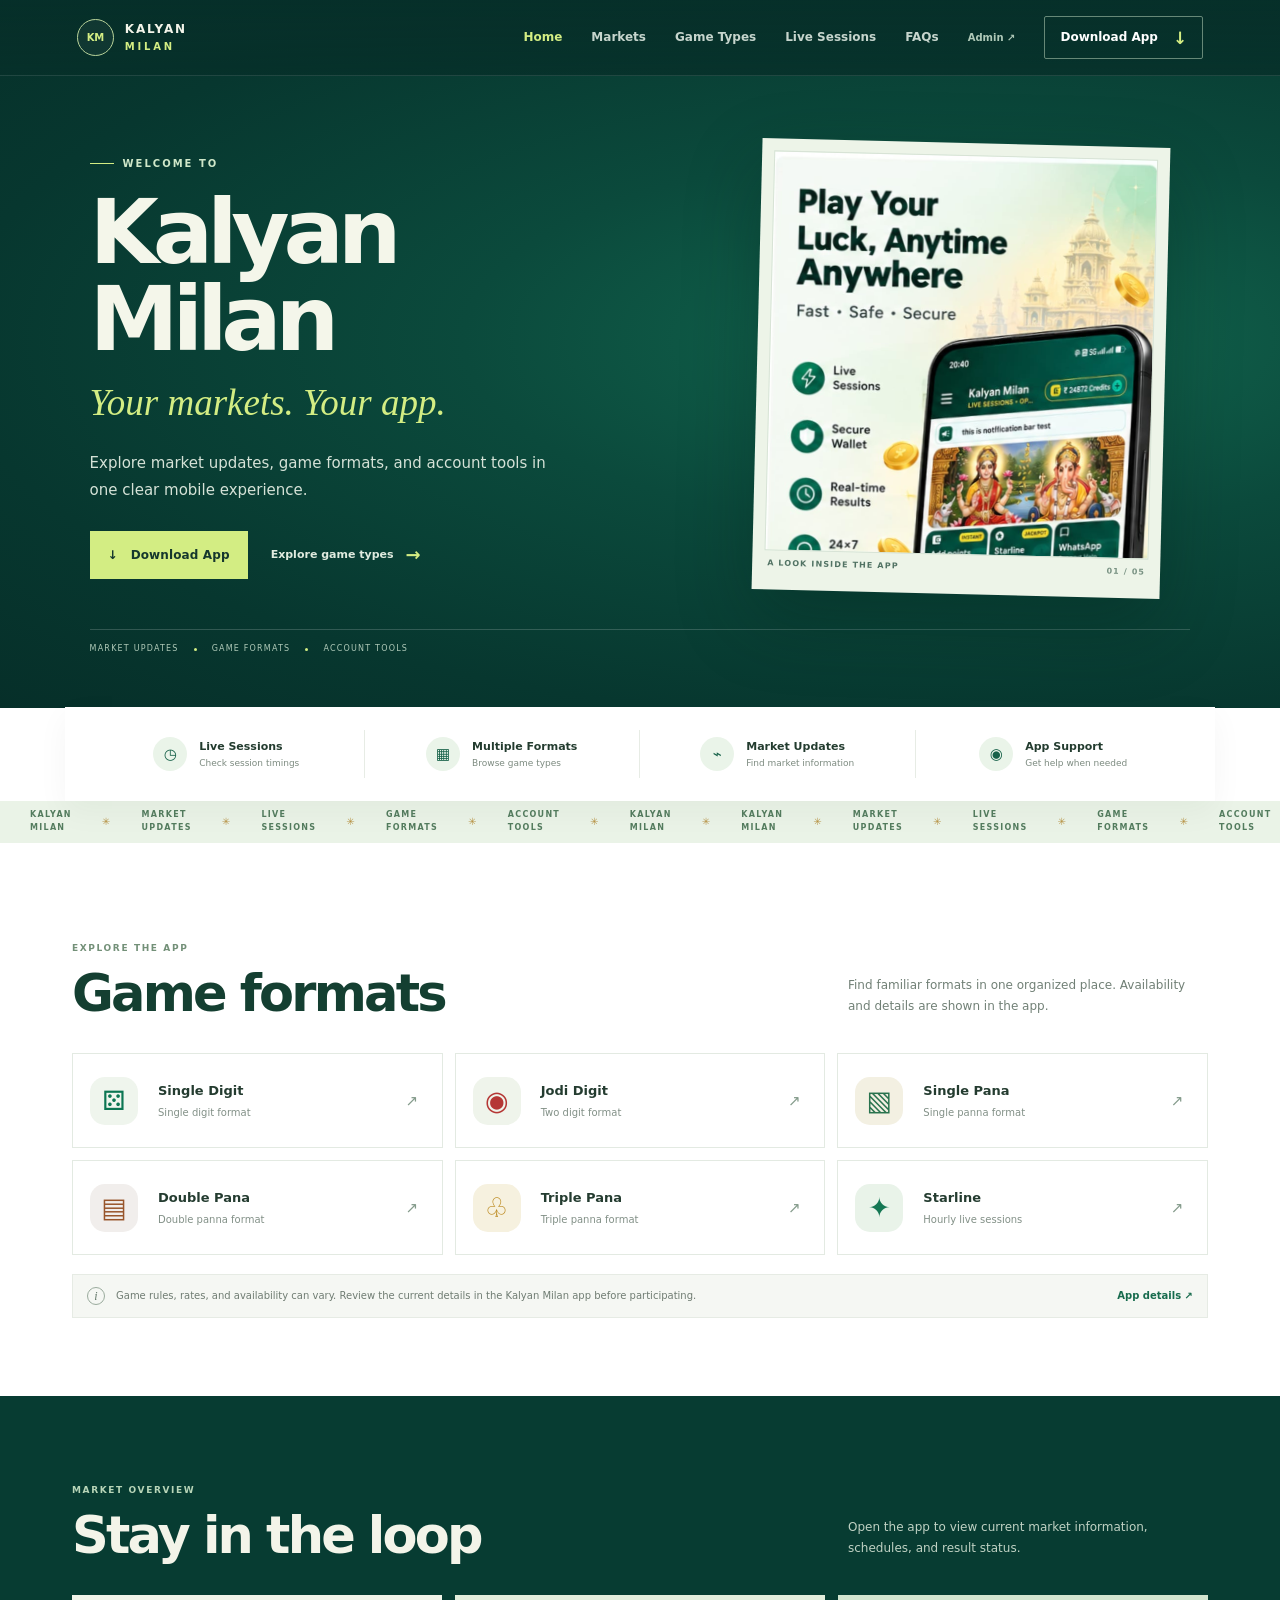
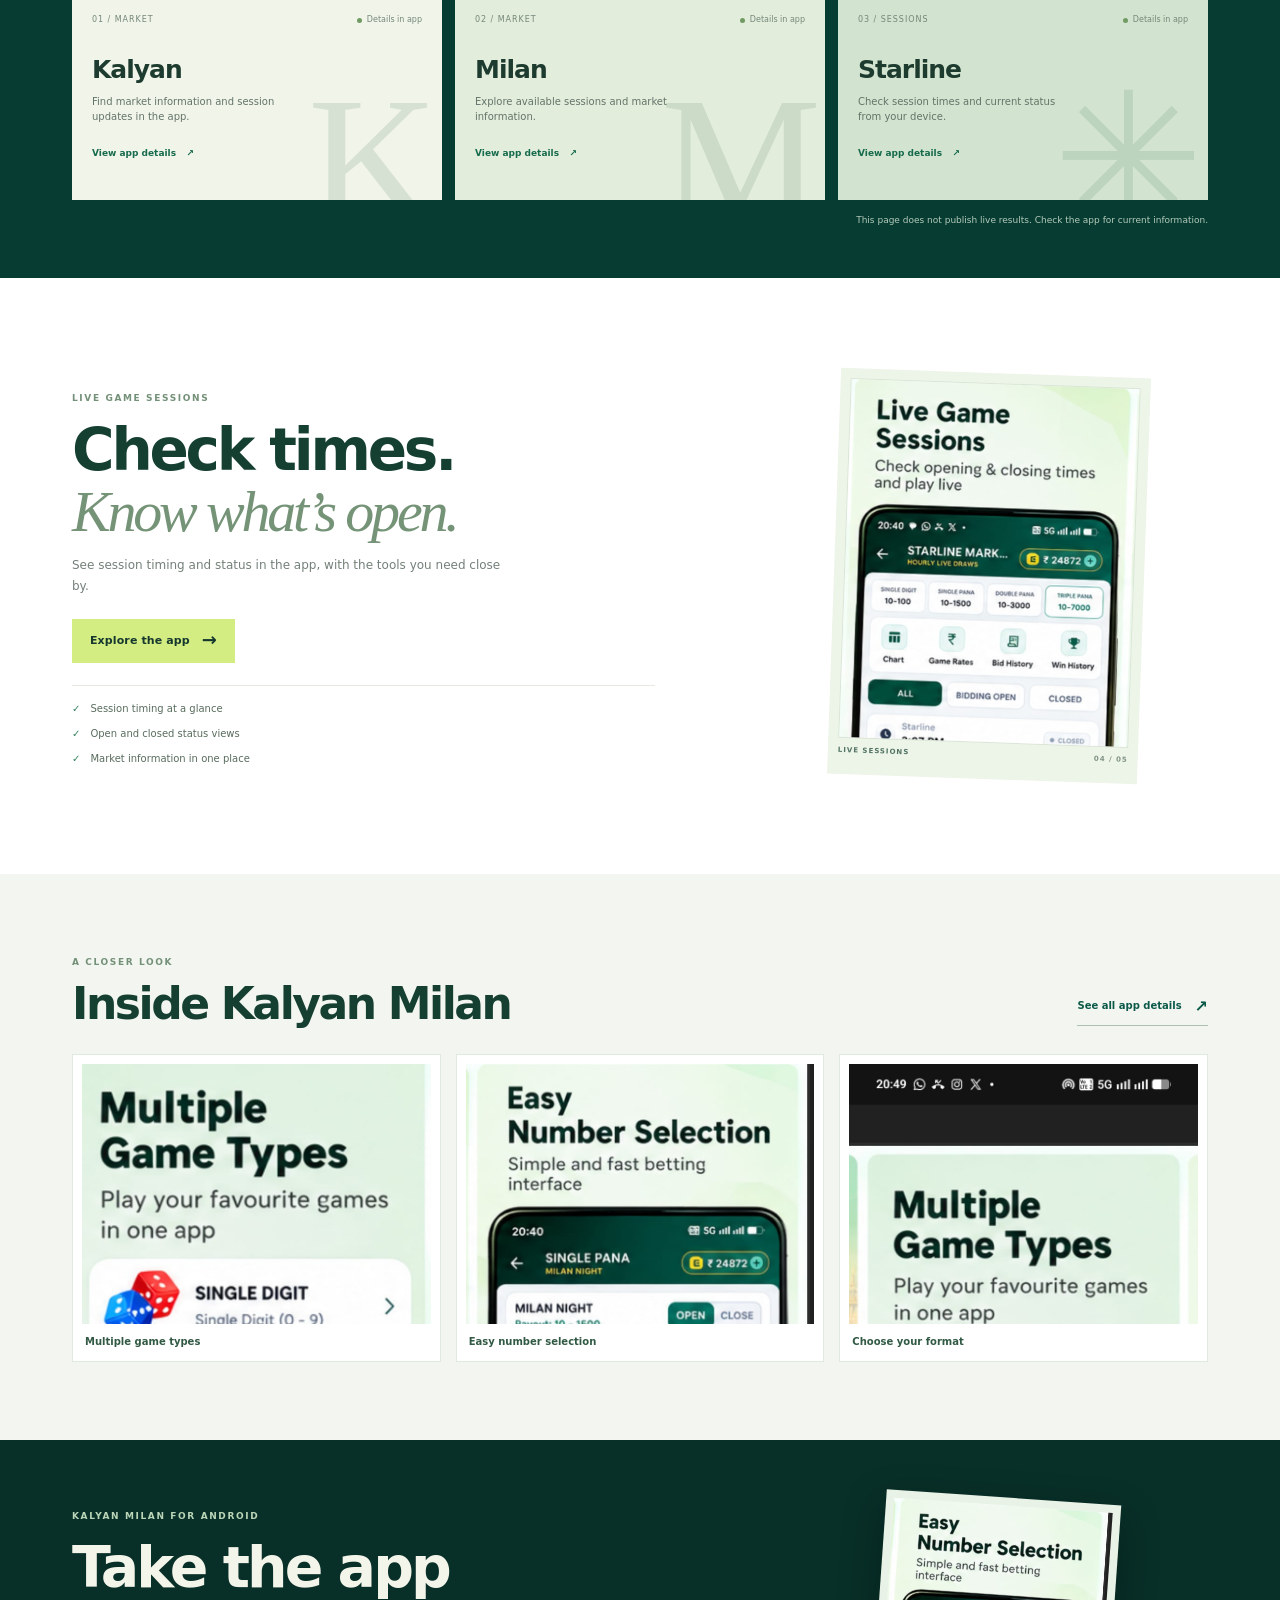
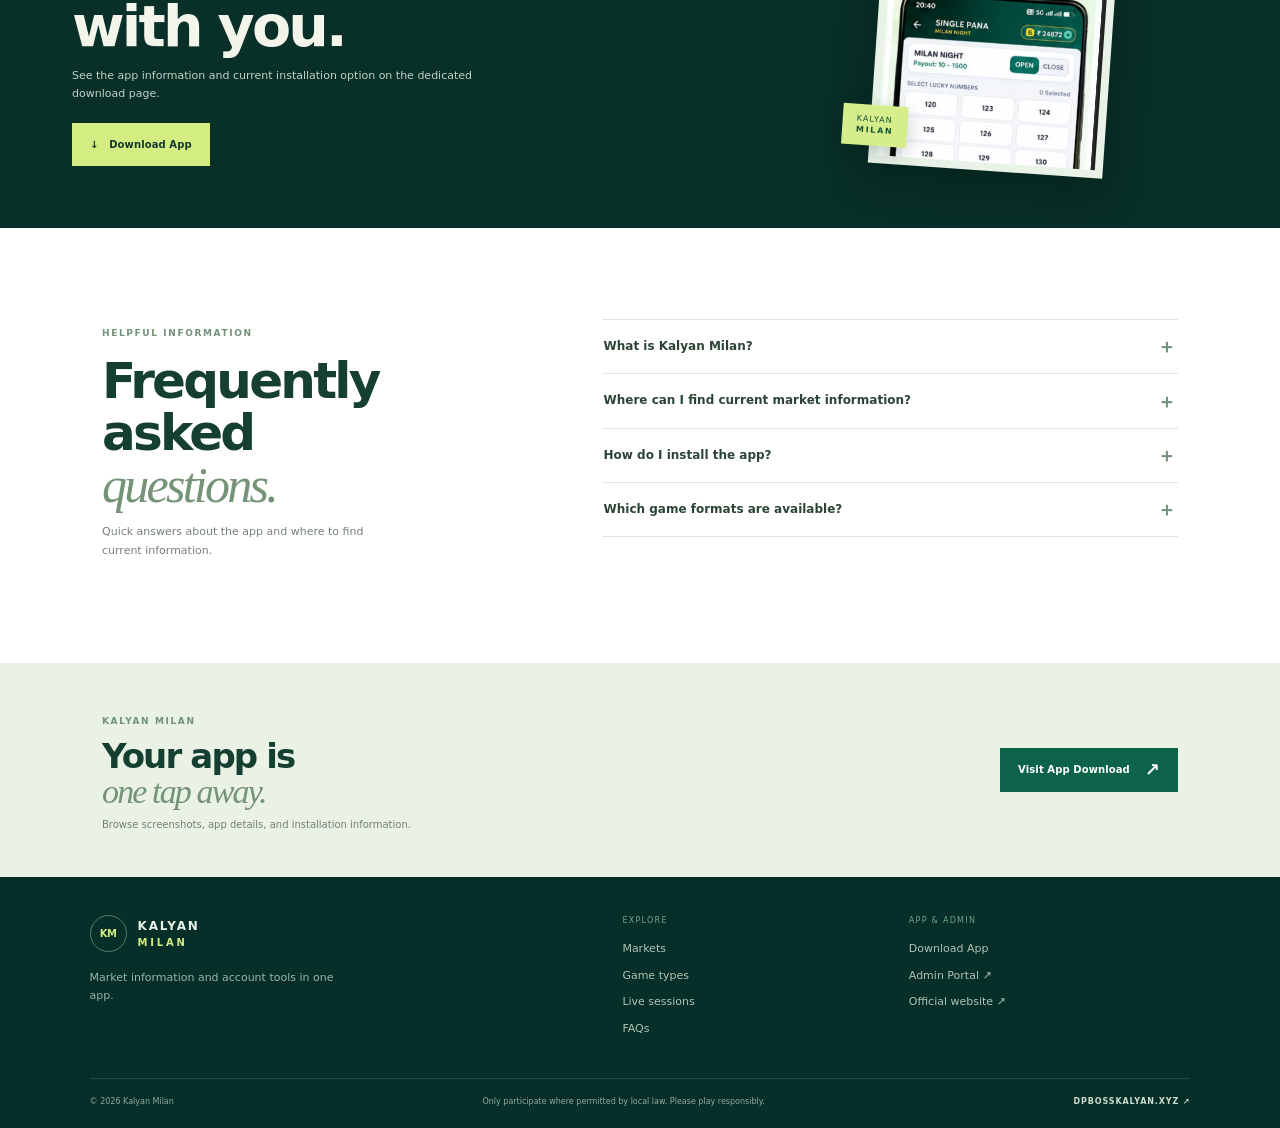
<file: index.html>
<!doctype html>
<html lang="en">
<head>
  <meta charset="utf-8">
  <meta name="viewport" content="width=device-width, initial-scale=1">
  <meta name="theme-color" content="#073f35">
  <meta name="description" content="Explore Kalyan Milan app features, market formats, live sessions, and installation information.">
  <meta property="og:title" content="Kalyan Milan — Official App Website">
  <meta property="og:description" content="Market updates, game formats, live sessions, and account tools in one app.">
  <meta property="og:type" content="website">
  <title>Kalyan Milan — Official App Website</title>
  <link rel="icon" href="favicon.svg" type="image/svg+xml">
  <link rel="stylesheet" href="styles.css">
</head>
<body class="home-page reference-home">
  <a class="skip-link" href="#main">Skip to content</a>
  <header class="site-header reference-header">
    <a class="brand-lockup" href="index.html" aria-label="Kalyan Milan home"><span class="brand-emblem">KM</span><span class="brand-wordmark">KALYAN <b>MILAN</b></span></a>
    <button class="menu-toggle" aria-label="Open navigation" aria-expanded="false" aria-controls="primary-nav"><span></span><span></span></button>
    <nav class="nav" id="primary-nav" aria-label="Main navigation">
      <a class="active" href="#home">Home</a><a href="#markets">Markets</a><a href="#games">Game Types</a><a href="#sessions">Live Sessions</a><a href="#faq">FAQs</a><a class="nav-admin" href="https://admin.dpbosskalyan.xyz/login" target="_blank" rel="noopener">Admin ↗</a><a class="nav-download" href="app-download.html">Download App <span aria-hidden="true">↓</span></a>
    </nav>
  </header>
  <main id="main">
    <section class="reference-hero home-hero" id="home">
      <div class="reference-hero-inner">
        <div class="reference-hero-copy">
          <span class="welcome-label">WELCOME TO</span>
          <h1>Kalyan Milan</h1>
          <h2>Your markets. Your app.</h2>
          <p>Explore market updates, game formats, and account tools in one clear mobile experience.</p>
          <div class="reference-actions"><a class="button button-primary" href="app-download.html">↓ &nbsp; Download App</a><a class="hero-text-link" href="#games">Explore game types <span>→</span></a></div>
        </div>
        <div class="reference-hero-art"><div class="hero-image-frame"><img src="images/kalyan-milan-home.jpeg" alt="Kalyan Milan app home screen with market cards and account shortcuts" fetchpriority="high"></div><span class="hero-art-caption">A LOOK INSIDE THE APP <b>01 / 05</b></span></div>
      </div>
      <div class="hero-bottom-line"><span>MARKET UPDATES</span><i></i><span>GAME FORMATS</span><i></i><span>ACCOUNT TOOLS</span></div>
    </section>
    <section class="trust-strip" aria-label="Kalyan Milan app features">
      <article><span class="trust-icon">◷</span><div><b>Live Sessions</b><small>Check session timings</small></div></article><article><span class="trust-icon">▦</span><div><b>Multiple Formats</b><small>Browse game types</small></div></article><article><span class="trust-icon">⌁</span><div><b>Market Updates</b><small>Find market information</small></div></article><article><span class="trust-icon">◉</span><div><b>App Support</b><small>Get help when needed</small></div></article>
    </section>
    <div class="ticker-band" aria-hidden="true"><div class="ticker-track"><span>KALYAN MILAN</span><b>✳</b><span>MARKET UPDATES</span><b>✳</b><span>LIVE SESSIONS</span><b>✳</b><span>GAME FORMATS</span><b>✳</b><span>ACCOUNT TOOLS</span><b>✳</b><span>KALYAN MILAN</span><b>✳</b><span>KALYAN MILAN</span><b>✳</b><span>MARKET UPDATES</span><b>✳</b><span>LIVE SESSIONS</span><b>✳</b><span>GAME FORMATS</span><b>✳</b><span>ACCOUNT TOOLS</span><b>✳</b><span>KALYAN MILAN</span><b>✳</b></div></div>
    <section class="reference-section game-section" id="games">
      <div class="reference-section-head"><div><span class="section-eyebrow">EXPLORE THE APP</span><h2>Game formats</h2></div><p>Find familiar formats in one organized place. Availability and details are shown in the app.</p></div>
      <div class="format-grid">
        <article class="format-card"><span class="format-art dice">⚄</span><div><h3>Single Digit</h3><p>Single digit format</p></div><span class="format-arrow">↗</span></article>
        <article class="format-card"><span class="format-art chips">◉</span><div><h3>Jodi Digit</h3><p>Two digit format</p></div><span class="format-arrow">↗</span></article>
        <article class="format-card"><span class="format-art cards">▧</span><div><h3>Single Pana</h3><p>Single panna format</p></div><span class="format-arrow">↗</span></article>
        <article class="format-card"><span class="format-art cards alt">▤</span><div><h3>Double Pana</h3><p>Double panna format</p></div><span class="format-arrow">↗</span></article>
        <article class="format-card"><span class="format-art cards gold">♧</span><div><h3>Triple Pana</h3><p>Triple panna format</p></div><span class="format-arrow">↗</span></article>
        <article class="format-card"><span class="format-art star">✦</span><div><h3>Starline</h3><p>Hourly live sessions</p></div><span class="format-arrow">↗</span></article>
      </div>
      <div class="rates-note"><span class="rates-note-icon">i</span><p>Game rules, rates, and availability can vary. Review the current details in the Kalyan Milan app before participating.</p><a href="app-download.html">App details ↗</a></div>
    </section>
    <section class="markets-section" id="markets">
      <div class="markets-inner"><div class="reference-section-head"><div><span class="section-eyebrow">MARKET OVERVIEW</span><h2>Stay in the loop</h2></div><p>Open the app to view current market information, schedules, and result status.</p></div>
        <div class="market-card-grid"><article class="market-feature-card"><div class="market-card-top"><span>01 / MARKET</span><span class="market-status"><i></i> Details in app</span></div><h3>Kalyan</h3><p>Find market information and session updates in the app.</p><a href="app-download.html">View app details <span>↗</span></a><div class="market-watermark">K</div></article><article class="market-feature-card market-card-light"><div class="market-card-top"><span>02 / MARKET</span><span class="market-status"><i></i> Details in app</span></div><h3>Milan</h3><p>Explore available sessions and market information.</p><a href="app-download.html">View app details <span>↗</span></a><div class="market-watermark">M</div></article><article class="market-feature-card market-card-mid"><div class="market-card-top"><span>03 / SESSIONS</span><span class="market-status"><i></i> Details in app</span></div><h3>Starline</h3><p>Check session times and current status from your device.</p><a href="app-download.html">View app details <span>↗</span></a><div class="market-watermark">✳</div></article></div>
        <p class="market-disclaimer">This page does not publish live results. Check the app for current information.</p>
      </div>
    </section>
    <section class="reference-section sessions-section" id="sessions">
      <div class="sessions-copy"><span class="section-eyebrow">LIVE GAME SESSIONS</span><h2>Check times.<br><em>Know what’s open.</em></h2><p>See session timing and status in the app, with the tools you need close by.</p><a class="button button-primary" href="app-download.html">Explore the app <span>→</span></a><ul><li>Session timing at a glance</li><li>Open and closed status views</li><li>Market information in one place</li></ul></div>
      <div class="sessions-image"><img src="images/live-sessions.jpeg" alt="Kalyan Milan live sessions view with market timing and status" loading="lazy"><span>LIVE SESSIONS <b>04 / 05</b></span></div>
    </section>
    <section class="screens-section">
      <div class="screens-section-head"><div><span class="section-eyebrow">A CLOSER LOOK</span><h2>Inside Kalyan Milan</h2></div><a class="text-link" href="app-download.html">See all app details <span>↗</span></a></div>
      <div class="home-screens-rail"><figure><img src="images/game-types.jpeg" alt="Game type list in the Kalyan Milan app" loading="lazy"><figcaption>Multiple game types</figcaption></figure><figure><img src="images/number-selection.jpeg" alt="Number selection in the Kalyan Milan app" loading="lazy"><figcaption>Easy number selection</figcaption></figure><figure><img src="images/game-types-screen.jpeg" alt="Game selection screen in the Kalyan Milan app" loading="lazy"><figcaption>Choose your format</figcaption></figure></div>
    </section>
    <section class="install-banner"><div class="install-banner-copy"><span class="section-eyebrow">KALYAN MILAN FOR ANDROID</span><h2>Take the app<br>with you.</h2><p>See the app information and current installation option on the dedicated download page.</p><a class="button button-primary" href="app-download.html">↓ &nbsp; Download App</a></div><div class="install-banner-image"><img src="images/number-selection.jpeg" alt="Kalyan Milan app number selection screen" loading="lazy"><div class="image-badge">KALYAN<br><b>MILAN</b></div></div></section>
    <section class="faq-section" id="faq"><div class="faq-heading"><span class="section-eyebrow">HELPFUL INFORMATION</span><h2>Frequently asked<br><em>questions.</em></h2><p>Quick answers about the app and where to find current information.</p></div><div class="faq-list"><details><summary>What is Kalyan Milan?<span>＋</span></summary><p>Kalyan Milan is a mobile app for browsing market information, game formats, live sessions, and account tools.</p></details><details><summary>Where can I find current market information?<span>＋</span></summary><p>Open the app to see current market details, timings, and status. This marketing page does not display live results.</p></details><details><summary>How do I install the app?<span>＋</span></summary><p>Visit the app download page and follow the current installation information linked from the official website.</p></details><details><summary>Which game formats are available?<span>＋</span></summary><p>Formats shown in the app may include Single Digit, Jodi Digit, Pana, and Starline sessions. Check the app for current availability and rules.</p></details></div></section>
    <section class="final-download"><div><span class="section-eyebrow">KALYAN MILAN</span><h2>Your app is<br><em>one tap away.</em></h2><p>Browse screenshots, app details, and installation information.</p></div><a class="button button-primary" href="app-download.html">Visit App Download <span>↗</span></a></section>
  </main>
  <footer class="site-footer reference-footer"><div class="footer-main"><a class="brand-lockup" href="#home"><span class="brand-emblem">KM</span><span class="brand-wordmark">KALYAN <b>MILAN</b></span></a><p>Market information and account tools in one app.</p></div><div class="footer-links"><span>EXPLORE</span><a href="#markets">Markets</a><a href="#games">Game types</a><a href="#sessions">Live sessions</a><a href="#faq">FAQs</a></div><div class="footer-links"><span>APP & ADMIN</span><a href="app-download.html">Download App</a><a href="https://admin.dpbosskalyan.xyz/login" target="_blank" rel="noopener">Admin Portal ↗</a><a href="https://kalyanmilan.app" target="_blank" rel="noopener">Official website ↗</a></div><div class="footer-bottom"><span>© 2026 Kalyan Milan</span><span>Only participate where permitted by local law. Please play responsibly.</span><a href="https://dpbosskalyan.xyz" target="_blank" rel="noopener">DPBOSSKALYAN.XYZ ↗</a></div></footer>
  <script src="site.js"></script>
</body>
</html>
</file>
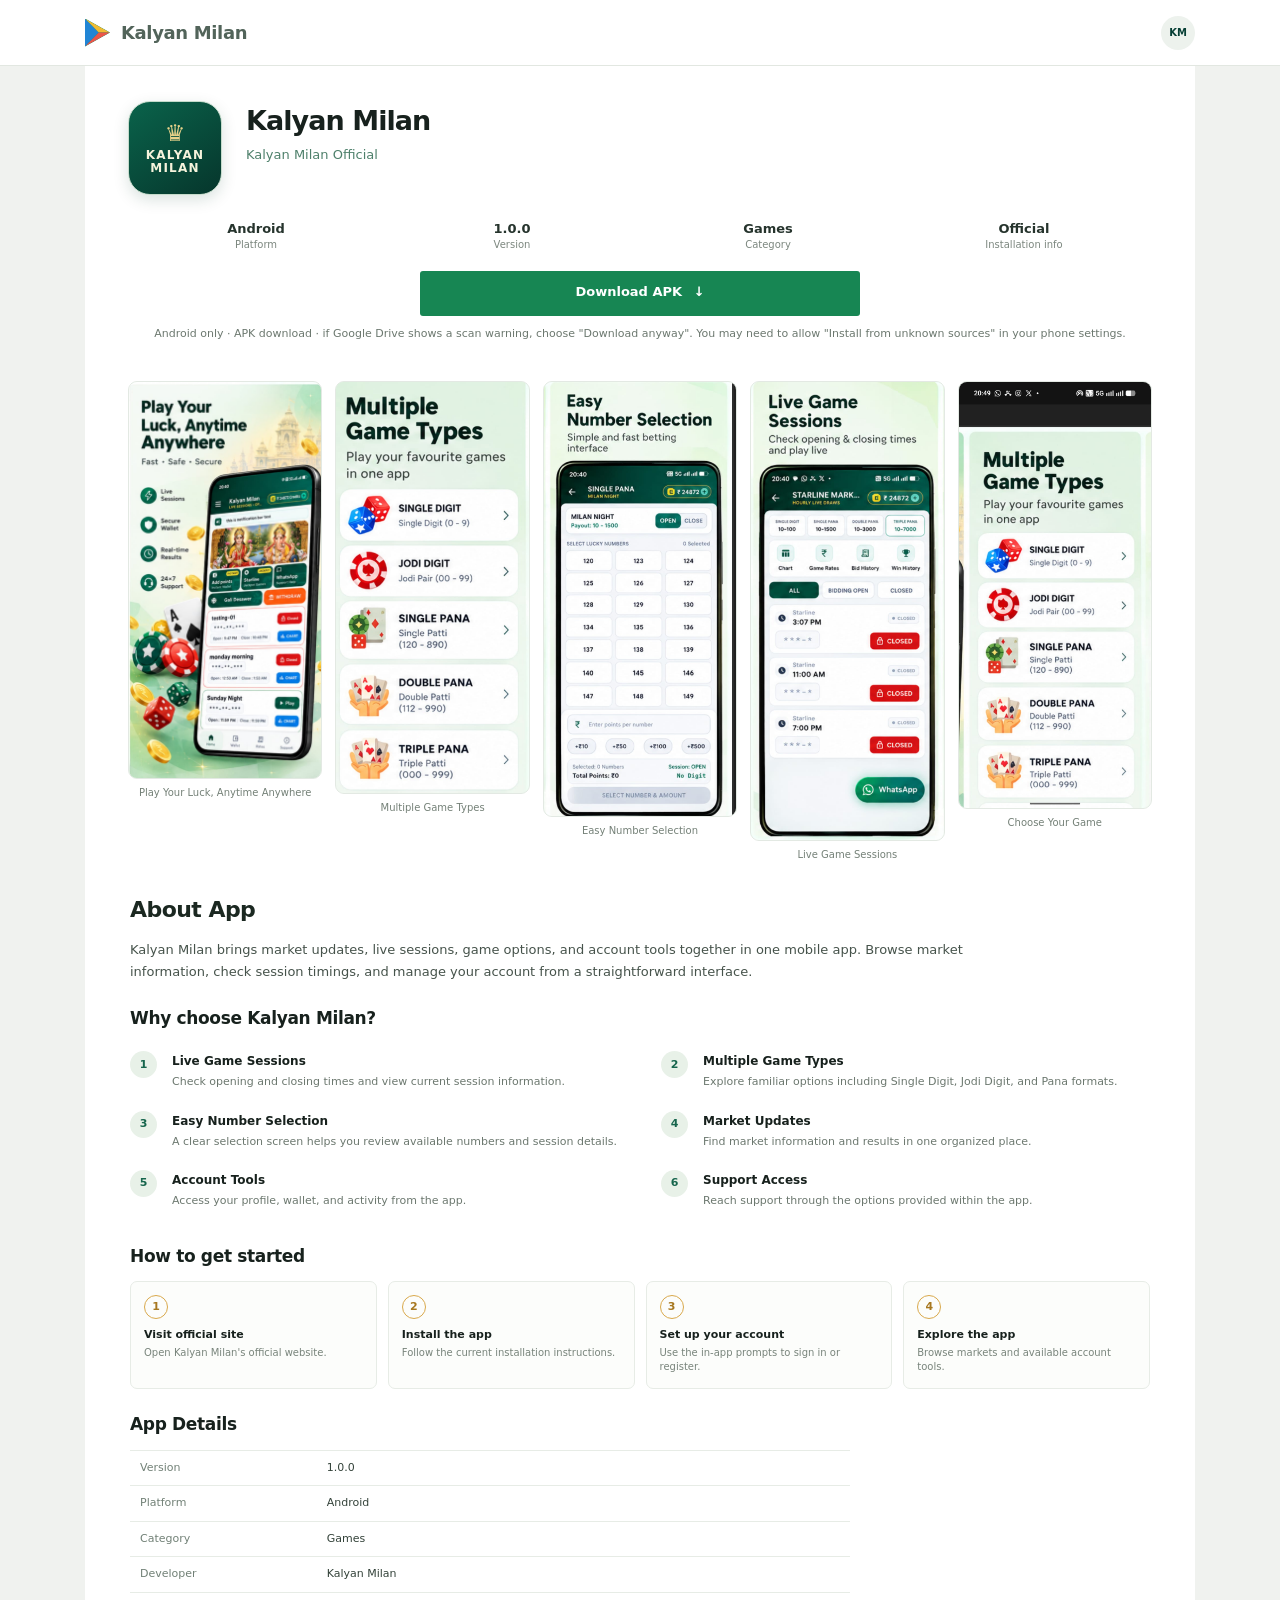
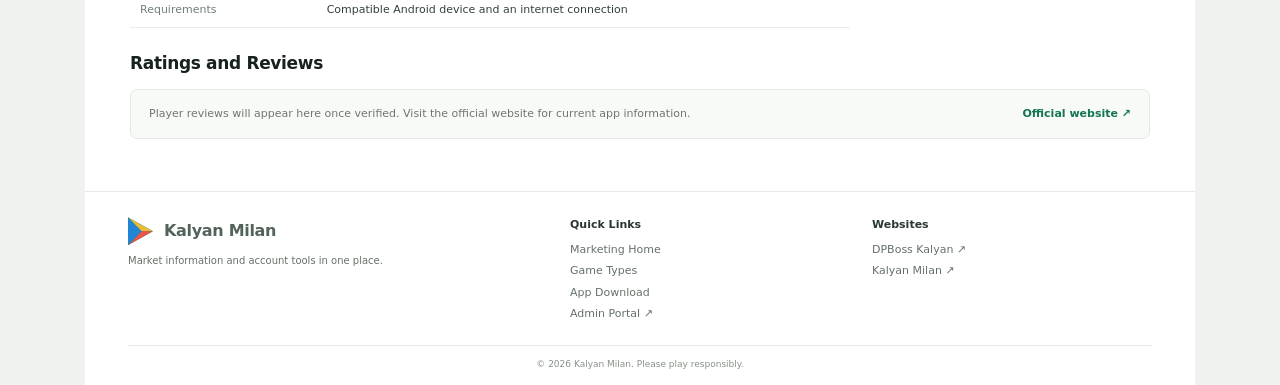
<file: app-download.html>
<!doctype html>
<html lang="en">
<head>
  <meta charset="utf-8"><meta name="viewport" content="width=device-width, initial-scale=1"><meta name="theme-color" content="#ffffff">
  <meta name="theme-color" content="#073f35"><meta name="description" content="Explore Kalyan Milan app details, real app screenshots, features, and installation information.">
  <meta property="og:title" content="Kalyan Milan — App Download"><meta property="og:description" content="See Kalyan Milan app details, real screenshots, and installation information."><meta property="og:type" content="website">
  <title>Kalyan Milan — App Download</title><link rel="icon" href="favicon.svg" type="image/svg+xml"><link rel="stylesheet" href="styles.css">
</head>
<body class="play-listing">
  <header class="play-header"><a class="play-brand" href="index.html"><span class="play-triangle"><i></i><b></b><em></em></span><span>Kalyan Milan</span></a><a class="play-account" href="index.html" aria-label="Back to Kalyan Milan website">KM</a></header>
  <main class="play-main">
    <section class="listing-top">
      <div class="listing-app-icon"><span>♛</span><b>KALYAN<br>MILAN</b></div>
      <div class="listing-title"><h1>Kalyan Milan</h1><a href="#about">Kalyan Milan Official</a></div>
      <div class="listing-metrics" aria-label="App information"><div><strong>Android</strong><small>Platform</small></div><div><strong>1.0.0</strong><small>Version</small></div><div><strong>Games</strong><small>Category</small></div><div><strong>Official</strong><small>Installation info</small></div></div>
      <a class="listing-install" id="install" href="https://drive.google.com/uc?export=download&id=1hhmUmMMfiQfZ6ZlFvy8SfAjIq_GBUmy1" target="_blank" rel="noopener">Download APK <span>↓</span></a>
      <p style="grid-column:1/-1;text-align:center;margin-top:10px;font-size:11px;color:#6c786f">Android only · APK download · if Google Drive shows a scan warning, choose "Download anyway". You may need to allow "Install from unknown sources" in your phone settings.</p>
    </section>
    <section class="screenshots" aria-label="Kalyan Milan app screenshots">
      <figure><img src="images/kalyan-milan-home.jpeg" alt="Kalyan Milan app home screen and market overview"><figcaption>Play Your Luck, Anytime Anywhere</figcaption></figure>
      <figure><img src="images/game-types.jpeg" alt="Kalyan Milan game types" loading="lazy"><figcaption>Multiple Game Types</figcaption></figure>
      <figure><img src="images/number-selection.jpeg" alt="Kalyan Milan number selection screen" loading="lazy"><figcaption>Easy Number Selection</figcaption></figure>
      <figure><img src="images/live-sessions.jpeg" alt="Kalyan Milan live game sessions" loading="lazy"><figcaption>Live Game Sessions</figcaption></figure>
      <figure><img src="images/game-types-screen.jpeg" alt="Kalyan Milan game selection screen" loading="lazy"><figcaption>Choose Your Game</figcaption></figure>
    </section>
    <section class="listing-about" id="about">
      <h2>About App</h2>
      <p>Kalyan Milan brings market updates, live sessions, game options, and account tools together in one mobile app. Browse market information, check session timings, and manage your account from a straightforward interface.</p>
      <h3>Why choose Kalyan Milan?</h3>
      <div class="listing-reasons">
        <article><span>1</span><div><h4>Live Game Sessions</h4><p>Check opening and closing times and view current session information.</p></div></article>
        <article><span>2</span><div><h4>Multiple Game Types</h4><p>Explore familiar options including Single Digit, Jodi Digit, and Pana formats.</p></div></article>
        <article><span>3</span><div><h4>Easy Number Selection</h4><p>A clear selection screen helps you review available numbers and session details.</p></div></article>
        <article><span>4</span><div><h4>Market Updates</h4><p>Find market information and results in one organized place.</p></div></article>
        <article><span>5</span><div><h4>Account Tools</h4><p>Access your profile, wallet, and activity from the app.</p></div></article>
        <article><span>6</span><div><h4>Support Access</h4><p>Reach support through the options provided within the app.</p></div></article>
      </div>
      <h3>How to get started</h3>
      <div class="listing-steps"><article><b>1</b><strong>Visit official site</strong><small>Open Kalyan Milan's official website.</small></article><article><b>2</b><strong>Install the app</strong><small>Follow the current installation instructions.</small></article><article><b>3</b><strong>Set up your account</strong><small>Use the in-app prompts to sign in or register.</small></article><article><b>4</b><strong>Explore the app</strong><small>Browse markets and available account tools.</small></article></div>
      <h3>App Details</h3>
      <dl class="app-details"><dt>Version</dt><dd>1.0.0</dd><dt>Platform</dt><dd>Android</dd><dt>Category</dt><dd>Games</dd><dt>Developer</dt><dd>Kalyan Milan</dd><dt>Requirements</dt><dd>Compatible Android device and an internet connection</dd></dl>
      <h3 class="rating-heading">Ratings and Reviews</h3>
      <div class="listing-review-note"><p>Player reviews will appear here once verified. Visit the official website for current app information.</p><a href="https://kalyanmilan.app" target="_blank" rel="noopener">Official website ↗</a></div>
    </section>
  </main>
  <footer class="listing-footer"><div class="listing-footer-brand"><a class="play-brand" href="index.html"><span class="play-triangle"><i></i><b></b><em></em></span><span>Kalyan Milan</span></a><p>Market information and account tools in one place.</p></div><div><b>Quick Links</b><a href="index.html">Marketing Home</a><a href="index.html#games">Game Types</a><a href="#install">App Download</a><a href="https://admin.dpbosskalyan.xyz/login" target="_blank" rel="noopener">Admin Portal ↗</a></div><div><b>Websites</b><a href="https://dpbosskalyan.xyz" target="_blank" rel="noopener">DPBoss Kalyan ↗</a><a href="https://kalyanmilan.app" target="_blank" rel="noopener">Kalyan Milan ↗</a></div><small>© 2026 Kalyan Milan. Please play responsibly.</small></footer>
  <script src="site.js"></script>
</body>
</html>
</file>
<file: styles.css>
:root{--forest:#073f35;--forest-2:#0b5948;--deep:#062e28;--mint:#dff2df;--paper:#f5f7f1;--lime:#d3ed83;--gold:#e5b95e;--ink:#11231f;--muted:#68746d;--line:#dfe5dc;--white:#fff;--sans:Inter,ui-sans-serif,system-ui,-apple-system,BlinkMacSystemFont,"Segoe UI",sans-serif;--serif:Georgia,"Times New Roman",serif}*{box-sizing:border-box}html{scroll-behavior:smooth;scroll-padding-top:90px}body{margin:0;font-family:var(--sans);color:var(--ink);font-size:15px;line-height:1.6;-webkit-font-smoothing:antialiased}img{display:block;max-width:100%}a{color:inherit;text-decoration:none}button{font:inherit}.skip-link{position:fixed;left:16px;top:-60px;z-index:30;background:#fff;padding:10px 14px;border-radius:7px;color:var(--forest)}.skip-link:focus{top:10px}.site-header{height:76px;position:absolute;z-index:10;inset:0 0 auto;display:flex;align-items:center;justify-content:space-between;max-width:1440px;margin:auto;padding:0 clamp(24px,6vw,92px);color:#f3f4e9}.brand-lockup{display:inline-flex;align-items:center;gap:11px}.brand-emblem{width:37px;height:37px;border:1px solid #b9d39a;border-radius:50%;display:grid;place-items:center;color:var(--lime);font-size:10px;font-weight:800;letter-spacing:-.04em}.brand-wordmark{font-size:12px;letter-spacing:.15em;font-weight:700;line-height:1.1}.brand-wordmark b{display:block;color:var(--lime);font-size:10px;letter-spacing:.28em;margin-top:4px}.nav{display:flex;align-items:center;gap:29px;font-size:12px;font-weight:550}.nav>a:not(.nav-download){color:#c6d5cd;transition:color .2s}.nav>a:hover,.nav>a.active{color:#fff}.nav-download{display:inline-flex;align-items:center;gap:15px;border:1px solid #668877;border-radius:2px;padding:11px 15px;color:#fff;transition:background .2s,border .2s}.nav-download:hover{background:#ffffff15;border-color:#a7c7ad}.nav-download span{color:var(--lime);font-size:17px;line-height:10px}.menu-toggle{display:none}.home-hero{min-height:730px;position:relative;overflow:hidden;background:radial-gradient(ellipse at 68% 57%,#0d5c49 0,#0a4b3e 25%,#073b33 59%,#062f2a 100%);color:#f7f7ef;padding:125px clamp(24px,7vw,106px) 78px}.hero-grid{position:relative;z-index:1;max-width:1260px;margin:auto;display:grid;grid-template-columns:minmax(0,1fr) minmax(340px,.73fr);gap:8vw;align-items:center}.hero-message{padding:35px 0 55px}.eyebrow,.section-kicker{font-size:10px;font-weight:700;letter-spacing:.17em}.eyebrow{color:#d7e9cf;display:flex;align-items:center;gap:10px}.eyebrow>span,.label-dot{width:7px;height:7px;background:var(--lime);border-radius:50%;box-shadow:0 0 0 4px #d3ed8321}.hero-message h1,.intro-grid h2,.preview-heading h2,.steps-heading h2,.closing-cta h2{font-weight:500;letter-spacing:-.055em;line-height:.98}.hero-message h1{font-size:clamp(62px,8vw,112px);margin:32px 0 20px}.hero-message h1 em,.intro-grid h2 em,.preview-heading h2 em,.steps-heading h2 em,.closing-cta h2 em{font-family:var(--serif);font-weight:400;letter-spacing:-.065em}.hero-message h1 em{color:var(--lime)}.hero-lede{max-width:470px;color:#d4e0d9;font-size:17px;line-height:1.75}.hero-ctas{display:flex;align-items:center;gap:24px;margin-top:32px}.button{display:inline-flex;align-items:center;justify-content:center;gap:25px;min-height:48px;padding:0 18px;font-size:12px;font-weight:650;letter-spacing:.01em;transition:transform .2s,background .2s}.button:hover{transform:translateY(-2px)}.button-primary{background:var(--lime);color:#15372d}.button-primary:hover{background:#e2f6a4}.button-primary span,.button-light span{font-size:18px}.button-quiet{padding-inline:2px;color:#e0eae3;gap:12px}.button-quiet:hover{color:var(--lime)}.hero-caption{display:flex;align-items:center;gap:12px;margin-top:53px;color:#b4c9bd;font-size:10px;letter-spacing:.08em}.caption-rule{height:1px;width:35px;background:#97b5a4}.hero-visual{width:min(100%,390px);justify-self:center;position:relative;padding:17px 16px 16px;background:#f0f3e9;box-shadow:0 35px 90px #001b164c;transform:rotate(2deg)}.visual-backdrop{position:absolute;inset:-26px 23px 31px -28px;border:1px solid #a4c1a652;z-index:-1}.visual-label,.visual-foot{display:flex;align-items:center;justify-content:space-between;color:#315d4e;font-size:8px;letter-spacing:.13em;font-weight:700}.visual-label{height:25px}.visual-label .label-dot{margin-right:7px;box-shadow:none;display:inline-block}.visual-label{justify-content:flex-start}.hero-visual img{width:100%;height:433px;object-fit:cover;object-position:top;border:1px solid #dae2d6}.visual-foot{height:28px;font-size:7px;color:#63796b}.hero-orbit{position:absolute;border:1px solid #d7ead918;border-radius:50%;pointer-events:none}.orbit-one{width:720px;height:720px;right:-315px;top:-185px}.orbit-two{width:510px;height:510px;right:-210px;top:-76px}.scroll-cue{position:absolute;bottom:26px;left:clamp(24px,7vw,106px);display:flex;align-items:center;gap:11px;font-size:8px;color:#a8c0b1;letter-spacing:.16em}.scroll-line{height:25px;width:1px;background:#b7d0be}.section-shell{max-width:1200px;margin:auto;padding:116px 34px}.intro-section{padding-bottom:120px}.section-kicker{display:flex;justify-content:space-between;color:#789080;border-bottom:1px solid var(--line);padding-bottom:14px}.section-kicker span{color:#96a59a;font-variant-numeric:tabular-nums}.intro-grid{display:grid;grid-template-columns:1fr .8fr;gap:9vw;align-items:end;padding:58px 0 50px}.intro-grid h2,.preview-heading h2,.steps-heading h2{font-size:clamp(44px,6vw,72px);margin:0;color:var(--forest)}.intro-grid h2 em,.preview-heading h2 em,.steps-heading h2 em{color:#79977b}.intro-copy{max-width:425px}.intro-copy p,.steps-heading>p{color:#5c6a61;font-size:15px;line-height:1.8;margin:0 0 17px}.text-link{display:inline-flex;align-items:center;gap:13px;color:var(--forest-2);font-size:12px;font-weight:700;border-bottom:1px solid #afc0b2;padding:6px 0}.text-link span{font-size:16px}.feature-list{border-top:1px solid var(--line)}.feature-list article{display:grid;grid-template-columns:58px 48px 1fr 24px;align-items:center;gap:14px;min-height:92px;padding:14px 10px;border-bottom:1px solid var(--line);transition:background .2s}.feature-list article:hover{background:#f7f9f4}.feature-count{font-size:10px;color:#8b998e;font-variant-numeric:tabular-nums}.feature-symbol{width:38px;height:38px;display:grid;place-items:center;border:1px solid #d8e3d9;border-radius:50%;color:var(--forest-2);font-size:17px}.feature-list h3{font-size:15px;font-weight:600;margin:0 0 2px;color:#19362d}.feature-list p{font-size:12px;color:#778179;margin:0}.feature-arrow{color:#819989;font-size:16px}.preview-section{background:var(--paper);padding:104px max(calc((100% - 1200px)/2),34px) 55px;overflow:hidden}.preview-heading{max-width:1200px;margin:0 auto 38px;display:flex;justify-content:space-between;align-items:end;gap:30px}.preview-heading .section-kicker{border:0;padding:0 0 18px}.preview-heading h2{font-size:clamp(42px,5vw,62px)}.preview-heading>p{max-width:285px;color:#6e7a70;font-size:13px;line-height:1.7;margin:0 0 5px}.preview-rail{max-width:1200px;margin:auto;display:grid;grid-template-columns:repeat(4,minmax(0,1fr));gap:21px}.preview-rail figure{margin:0;min-width:0}.preview-image{height:410px;background:#e3f2e2;border:1px solid #d5e4d6;padding:8px;overflow:hidden}.preview-image img{width:100%;height:100%;object-fit:cover;object-position:top;transition:transform .45s}.preview-rail figure:hover img{transform:scale(1.025)}.preview-rail figcaption{display:flex;align-items:center;gap:11px;padding-top:12px;color:#335b4b;font-size:12px;font-weight:600}.preview-rail figcaption span{color:#99a69a;font-size:9px}.preview-bottom{max-width:1200px;margin:33px auto 0;border-top:1px solid #d8e0d6;padding-top:17px;display:flex;align-items:center;justify-content:space-between;color:#8b988e;font-size:8px;letter-spacing:.13em}.preview-bottom .text-link{font-size:11px;letter-spacing:normal}.steps-section{padding-top:112px;padding-bottom:117px}.steps-heading{display:flex;justify-content:space-between;align-items:end;gap:35px;margin:55px 0 42px}.steps-heading>p{max-width:310px;margin-bottom:5px}.steps-grid{display:grid;grid-template-columns:repeat(3,1fr);border-top:1px solid var(--line);border-bottom:1px solid var(--line)}.steps-grid article{padding:24px 27px 27px 0;min-height:205px;position:relative}.steps-grid article+article{padding-left:28px;border-left:1px solid var(--line)}.steps-grid article>span{font-size:10px;color:#839487}.step-icon{height:38px;width:38px;margin:15px 0 14px;border:1px solid #dae4da;color:var(--forest-2);border-radius:50%;display:grid;place-items:center;font-size:16px}.steps-grid h3{font-size:14px;margin:0 0 5px;color:var(--forest)}.steps-grid p{font-size:12px;color:#778179;max-width:280px;margin:0}.closing-cta{position:relative;overflow:hidden;text-align:center;padding:81px 20px 86px;background:var(--forest);color:#f4f4e9}.closing-cta .section-kicker{justify-content:center;border:0;color:#b8d4bd}.closing-cta h2{font-size:clamp(44px,6vw,72px);margin:21px 0 13px}.closing-cta h2 em{color:var(--lime)}.closing-cta>p{color:#cad9ce;font-size:13px;margin:0 0 24px}.button-light{background:#f1f3e7;color:var(--forest);min-width:205px}.cta-decoration{position:absolute;right:8%;top:-75px;font-size:230px;font-family:var(--serif);color:#ffffff08;line-height:1;pointer-events:none}.site-footer{background:#052d27;color:#d2e0d5;padding:54px clamp(24px,7vw,106px) 0;display:grid;grid-template-columns:1.4fr .7fr .8fr;gap:40px}.site-footer .brand-emblem{border-color:#577d69}.site-footer .brand-wordmark{color:#e8f1e7}.footer-main>p{max-width:250px;color:#9bb5a4;font-size:11px;margin:17px 0 0}.footer-links{display:flex;flex-direction:column;gap:9px;font-size:11px;color:#afc3b3}.footer-links>span{font-size:8px;color:#7f9d87;letter-spacing:.16em;margin-bottom:3px}.footer-links a:hover{color:var(--lime)}.footer-bottom{grid-column:1/-1;border-top:1px solid #ffffff20;padding:17px 0 20px;display:flex;align-items:center;justify-content:space-between;gap:20px;color:#91aa99;font-size:9px}.footer-bottom a{color:#c9dccd;font-weight:700;letter-spacing:.11em}
/* App listing */
.play-listing{background:#f0f2ef;color:#17211d;font-family:var(--sans);font-size:14px;line-height:1.5}.play-header{height:66px;background:#fff;border-bottom:1px solid #e2e7e1;padding:0 max(calc((100% - 1110px)/2),5%);display:flex;align-items:center;justify-content:space-between}.play-brand{display:flex;align-items:center;gap:11px;color:#52645a;font-size:18px;font-weight:650;letter-spacing:-.02em}.play-triangle{position:relative;width:25px;height:28px;display:block;clip-path:polygon(0 0,100% 50%,0 100%);background:#07805f}.play-triangle i,.play-triangle b,.play-triangle em{position:absolute;display:block;inset:0}.play-triangle i{background:#2185d5;clip-path:polygon(0 0,55% 50%,0 100%)}.play-triangle b{background:#f0bb32;clip-path:polygon(0 0,100% 50%,55% 50%)}.play-triangle em{background:#eb5549;clip-path:polygon(0 100%,55% 50%,100% 50%)}.play-account{height:34px;width:34px;border-radius:50%;display:grid;place-items:center;background:#edf2ed;color:var(--forest);font-size:10px;font-weight:700}.play-main{max-width:1110px;margin:0 auto;background:#fff;min-height:100vh;padding:35px clamp(20px,4vw,43px) 52px}.listing-top{display:grid;grid-template-columns:98px 1fr;column-gap:20px;align-items:center}.listing-app-icon{grid-row:1/3;width:94px;height:94px;border-radius:22px;background:linear-gradient(145deg,#0a634b,#06362c);border:1px solid #c5dbcb;box-shadow:0 5px 15px #063b2b25;color:#e7d28a;display:flex;flex-direction:column;align-items:center;justify-content:center;line-height:1.05}.listing-app-icon>span{font-size:23px}.listing-app-icon b{font-size:12px;text-align:center;letter-spacing:.1em;color:#f6f3dc;margin-top:4px}.listing-title h1{font-size:27px;letter-spacing:-.035em;margin:0 0 2px;color:#17211d}.listing-title a{font-size:13px;color:#4e806b}.listing-metrics{grid-column:1/-1;display:flex;justify-content:space-around;margin:25px 0 19px;text-align:center}.listing-metrics div{min-width:100px;display:flex;flex-direction:column;line-height:1.4}.listing-metrics strong{font-size:13px;color:#26342d}.listing-metrics small{font-size:10px;color:#7c877f}.listing-install{grid-column:1/-1;justify-self:center;width:min(440px,100%);min-height:45px;padding:11px 22px;border-radius:3px;background:#178653;color:#fff;text-align:center;font-size:13px;font-weight:700;transition:background .2s}.listing-install:hover{background:#0e7145}.listing-install span{margin-left:7px}.screenshots{display:grid;grid-template-columns:repeat(5,minmax(0,1fr));gap:13px;overflow-x:auto;margin:27px 0 31px;scrollbar-width:thin;scroll-snap-type:x mandatory}.screenshots figure{margin:0;min-width:0;scroll-snap-align:start}.screenshots img{display:block;width:100%;height:auto;max-height:490px;object-fit:cover;object-position:top;border-radius:9px;border:1px solid #e3e9e3;background:#e8f5e9}.screenshots figcaption{font-size:10px;color:#748077;margin-top:6px;text-align:center}.listing-about{max-width:100%;padding:0 2px}.listing-about h2{font-size:22px;letter-spacing:-.025em;margin:0 0 12px;color:#1b2821}.listing-about>p{font-size:13px;color:#46534b;line-height:1.7;margin-bottom:18px;max-width:850px}.listing-about h3{font-size:17px;letter-spacing:-.02em;margin:23px 0 12px}.listing-reasons{display:grid;grid-template-columns:1fr 1fr;column-gap:42px}.listing-reasons article{display:grid;grid-template-columns:31px 1fr;gap:11px;margin:8px 0 12px;align-items:start}.listing-reasons article>span{width:27px;height:27px;border-radius:50%;display:grid;place-items:center;background:#e8f1e8;color:#17664d;font-size:11px;font-weight:700}.listing-reasons h4{font-size:12px;margin:1px 0 3px}.listing-reasons p{font-size:11px;color:#6c786f;margin:0;line-height:1.55}.listing-steps{display:grid;grid-template-columns:repeat(4,1fr);gap:11px}.listing-steps article{min-height:108px;border:1px solid #e7ece6;border-radius:7px;padding:13px;display:flex;flex-direction:column;background:#fcfdfb}.listing-steps b{width:24px;height:24px;border-radius:50%;display:grid;place-items:center;border:1px solid #d9a94c;color:#a77820;font-size:11px}.listing-steps strong{font-size:11px;margin-top:8px}.listing-steps small{font-size:10px;color:#78847b;margin-top:2px;line-height:1.45}.rating-heading{display:flex;align-items:baseline;justify-content:space-between}.rating-heading small{font-size:10px;font-weight:450;color:#859087}.listing-review-note{padding:16px 18px;border:1px solid #e4eae3;border-radius:7px;background:#f8faf7;display:flex;align-items:center;justify-content:space-between;gap:24px}.listing-review-note p{font-size:11px;color:#6c786f;margin:0}.listing-review-note a{font-size:11px;color:#147550;font-weight:700;white-space:nowrap}.listing-sidebar{display:none}.listing-footer{max-width:1110px;margin:0 auto;background:#fff;padding:25px clamp(20px,4vw,43px) 14px;border-top:1px solid #e6ebe5;display:grid;grid-template-columns:1.5fr 1fr 1fr;gap:22px;color:#657168;font-size:11px}.listing-footer .play-brand{font-size:16px}.listing-footer p{margin:8px 0 0;font-size:10px}.listing-footer>div:not(.listing-footer-brand){display:flex;flex-direction:column;gap:5px}.listing-footer>div>b{color:#29372e;margin-bottom:3px}.listing-footer>div:not(.listing-footer-brand)>a{display:block;margin:0;color:#657168}.listing-footer>div>a:hover{color:#147550}.listing-footer small{grid-column:1/-1;text-align:center;border-top:1px solid #e6ebe5;padding-top:12px;color:#879188;font-size:9px}
@media(max-width:900px){.site-header{padding-inline:28px}.nav{gap:18px}.home-hero{padding-inline:6vw}.hero-grid{grid-template-columns:1fr .78fr;gap:4vw}.hero-visual{width:min(100%,350px)}.hero-visual img{height:405px}.section-shell{padding-inline:30px}.preview-section{padding-inline:30px}.preview-rail{grid-template-columns:repeat(4,220px);overflow-x:auto;padding-bottom:8px}.preview-image{height:390px}.play-main,.listing-footer{max-width:100%}}
@media(max-width:680px){html{scroll-padding-top:70px}.site-header{height:66px;padding:0 21px}.brand-emblem{width:33px;height:33px}.menu-toggle{width:40px;height:40px;border:1px solid #ffffff55;background:#ffffff08;display:grid;align-content:center;justify-content:center;gap:5px;cursor:pointer}.menu-toggle span{width:16px;height:1px;background:#f1f2e9}.nav{display:none;position:absolute;left:0;right:0;top:66px;padding:12px 21px 19px;background:#073a31;border-top:1px solid #ffffff1f;align-items:stretch;flex-direction:column;gap:0}.nav.open{display:flex}.nav>a:not(.nav-download){padding:12px 0;border-bottom:1px solid #ffffff13}.nav-download{justify-content:space-between;margin-top:13px}.home-hero{min-height:auto;padding:111px 24px 68px}.hero-grid{grid-template-columns:1fr;gap:35px}.hero-message{padding:10px 0 0}.hero-message h1{font-size:clamp(58px,15vw,84px);margin:24px 0 14px}.hero-lede{font-size:15px;max-width:420px}.hero-ctas{gap:14px;flex-wrap:wrap;margin-top:25px}.hero-caption{margin-top:32px;font-size:8px}.hero-visual{width:min(78vw,335px);justify-self:center;margin:0 auto 10px}.hero-visual img{height:auto;max-height:390px;object-fit:cover}.visual-backdrop{inset:-18px 15px 24px -19px}.scroll-cue{display:none}.section-shell{padding:76px 24px}.section-kicker{font-size:8px}.intro-grid{grid-template-columns:1fr;gap:20px;padding:39px 0 31px}.intro-grid h2,.preview-heading h2,.steps-heading h2{font-size:clamp(44px,11vw,60px)}.intro-copy p,.steps-heading>p{font-size:13px}.feature-list article{grid-template-columns:30px 38px 1fr 18px;gap:9px;min-height:82px;padding:12px 2px}.feature-symbol{width:34px;height:34px}.feature-list h3{font-size:13px}.feature-list p{font-size:10px}.preview-section{padding:72px 0 37px}.preview-heading{padding:0 24px;display:block;margin-bottom:28px}.preview-heading .section-kicker{margin-right:24px}.preview-heading>p{margin-top:15px;font-size:12px}.preview-rail{grid-template-columns:repeat(4,minmax(65vw,65vw));gap:14px;padding:0 24px 10px}.preview-image{height:395px;padding:7px}.preview-rail figcaption{font-size:11px}.preview-bottom{margin:19px 24px 0}.steps-heading{display:block;margin:39px 0 25px}.steps-heading>p{margin-top:16px}.steps-grid{grid-template-columns:1fr}.steps-grid article{padding:18px 0;min-height:auto;display:grid;grid-template-columns:34px 43px 1fr;align-items:center;column-gap:10px}.steps-grid article+article{padding-left:0;border-left:0;border-top:1px solid var(--line)}.steps-grid article>span{grid-row:1/3}.steps-grid .step-icon{grid-column:2;grid-row:1/3;margin:0}.steps-grid h3{grid-column:3;align-self:end;margin:0 0 2px}.steps-grid p{grid-column:3;align-self:start;font-size:11px}.closing-cta{padding:66px 22px 70px}.closing-cta h2{font-size:clamp(45px,11vw,61px)}.closing-cta>p{font-size:12px}.cta-decoration{right:-8%;font-size:170px}.site-footer{padding:36px 24px 0;grid-template-columns:1fr 1fr;gap:26px 20px}.footer-main{grid-column:1/-1}.footer-bottom{flex-direction:column;align-items:flex-start;gap:8px;padding:15px 0}.play-header{height:58px;padding:0 16px}.play-brand{font-size:16px}.play-main{padding:25px 16px 38px}.listing-top{grid-template-columns:68px 1fr;column-gap:12px}.listing-app-icon{width:66px;height:66px;border-radius:16px}.listing-app-icon>span{font-size:18px}.listing-app-icon b{font-size:9px}.listing-title h1{font-size:21px}.listing-title a{font-size:11px}.listing-metrics{margin:20px 0 15px;justify-content:space-between;gap:4px}.listing-metrics div{min-width:0;flex:1}.listing-metrics strong{font-size:11px}.listing-metrics small{font-size:8px}.listing-install{min-height:42px;font-size:12px;padding:10px}.screenshots{grid-template-columns:repeat(5,minmax(66vw,66vw));gap:10px;margin:22px -16px 25px;padding:0 16px 8px}.screenshots img{max-height:455px;border-radius:8px}.screenshots figcaption{font-size:9px}.listing-about h2{font-size:20px}.listing-about>p{font-size:12px}.listing-about h3{font-size:16px;margin-top:21px}.listing-reasons{grid-template-columns:1fr;column-gap:0}.listing-reasons article{margin:6px 0 9px}.listing-steps{grid-template-columns:repeat(2,1fr);gap:8px}.listing-steps article{min-height:112px;padding:11px}.listing-steps strong{font-size:10px}.listing-review-note{align-items:flex-start;flex-direction:column;gap:10px}.rating-heading{display:block}.rating-heading small{display:block;margin-top:4px}.listing-footer{padding:20px 17px 12px;grid-template-columns:1fr 1fr;gap:16px}.listing-footer-brand{grid-column:1/-1}.listing-footer small{line-height:1.5}}
@media(prefers-reduced-motion:reduce){*,*::before,*::after{scroll-behavior:auto!important;transition-duration:.01ms!important;animation-duration:.01ms!important}}
.app-details{display:grid;grid-template-columns:minmax(115px,.35fr) 1fr;max-width:720px;margin:0;border-top:1px solid #e7ece6;font-size:11px}.app-details dt,.app-details dd{padding:9px 10px;margin:0;border-bottom:1px solid #e7ece6}.app-details dt{color:#718076}.app-details dd{color:#334239}
/* Main landing page adapted to the provided reference's long-form app-home flow. */
.reference-header{position:absolute;background:linear-gradient(180deg,#062f29f5,#062f29cf);border-bottom:1px solid #ffffff1c}.reference-header .brand-emblem{background:#ffffff0a}.reference-header .nav>a.active{color:var(--lime)}.reference-home .home-hero{min-height:660px;padding:112px clamp(24px,7vw,106px) 52px;background:radial-gradient(ellipse at 76% 48%,#12674f 0,#0b4a3c 37%,#07372f 74%,#062f29 100%)}.reference-hero-inner{max-width:1260px;min-height:475px;margin:auto;display:grid;grid-template-columns:1.05fr .85fr;gap:6vw;align-items:center}.reference-hero-copy{padding:35px 0 45px}.welcome-label{display:inline-flex;align-items:center;gap:9px;color:#cfe7c9;font-size:10px;font-weight:700;letter-spacing:.2em}.welcome-label:before{content:"";width:24px;height:1px;background:var(--lime)}.reference-hero-copy h1{font-size:clamp(58px,7vw,91px);font-weight:650;line-height:.98;letter-spacing:-.07em;margin:17px 0 9px;color:#f4f6ea}.reference-hero-copy h2{font-family:var(--serif);font-size:clamp(26px,3vw,37px);font-weight:400;font-style:italic;color:var(--lime);margin:0 0 18px}.reference-hero-copy>p{max-width:480px;color:#d5e2d7;font-size:15px;line-height:1.8}.reference-actions{display:flex;align-items:center;gap:23px;margin-top:27px}.reference-actions .button{gap:8px}.hero-text-link{font-size:11px;font-weight:650;color:#e0ebdf;display:inline-flex;gap:12px;align-items:center}.hero-text-link span{font-size:18px;color:var(--lime)}.reference-hero-art{width:min(100%,408px);justify-self:center;position:relative;padding:12px;background:#edf4e8;box-shadow:0 28px 75px #001f1852;transform:rotate(1.4deg)}.hero-image-frame{height:400px;overflow:hidden;border:1px solid #d8e3d6;background:#e8f5e8}.hero-image-frame img{width:100%;height:100%;object-fit:cover;object-position:top}.hero-art-caption{height:27px;display:flex;align-items:center;justify-content:space-between;padding:0 3px;color:#527364;font-size:8px;letter-spacing:.14em;font-weight:700}.hero-art-caption b{color:#799283}.hero-bottom-line{max-width:1260px;margin:5px auto 0;border-top:1px solid #ffffff2c;padding-top:13px;display:flex;align-items:center;gap:15px;color:#afc9b8;font-size:8px;letter-spacing:.15em}.hero-bottom-line i{width:3px;height:3px;border-radius:50%;background:var(--lime)}.trust-strip{display:grid;grid-template-columns:repeat(4,1fr);max-width:1150px;margin:-1px auto 0;padding:23px 24px;background:#fff;position:relative;z-index:2;box-shadow:0 10px 30px #102c1b0b}.trust-strip article{min-height:48px;display:flex;align-items:center;justify-content:center;gap:12px;border-right:1px solid #e7ece5}.trust-strip article:last-child{border:0}.trust-icon{height:34px;width:34px;border-radius:50%;display:grid;place-items:center;color:#176149;background:#eaf4e9;font-size:15px}.trust-strip article div{display:flex;flex-direction:column}.trust-strip b{font-size:11px;color:#233c2f}.trust-strip small{font-size:9px;color:#7d8b80}.ticker-band{height:42px;background:#eaf3e7;overflow:hidden;display:flex;align-items:center}.ticker-band>div{display:flex;align-items:center;justify-content:space-around;gap:30px;min-width:max-content;width:100%;color:#537c5e;font-size:8px;letter-spacing:.16em;font-weight:700}.ticker-band b{color:#b89344;font-size:10px}.reference-section{max-width:1200px;margin:auto;padding:91px 32px}.reference-section-head{display:flex;align-items:end;justify-content:space-between;gap:30px;margin-bottom:33px}.section-eyebrow{font-size:9px;font-weight:750;letter-spacing:.18em;color:#739078}.reference-section-head h2,.sessions-copy h2,.screens-section-head h2,.faq-heading h2,.final-download h2{font-size:clamp(34px,4.4vw,51px);font-weight:600;letter-spacing:-.055em;line-height:1.04;color:#143f31;margin:9px 0 0}.reference-section-head>p{max-width:360px;color:#718076;font-size:12px;line-height:1.7;margin:0 0 4px}.game-section{padding-bottom:78px}.format-grid{display:grid;grid-template-columns:repeat(3,1fr);gap:12px}.format-card{min-height:95px;display:grid;grid-template-columns:54px 1fr 19px;align-items:center;gap:14px;padding:15px 17px;background:#fff;border:1px solid #e3eae2;transition:border-color .2s,transform .2s,box-shadow .2s}.format-card:hover{border-color:#9bbc9f;transform:translateY(-2px);box-shadow:0 8px 24px #153c2b0c}.format-art{height:48px;width:48px;border-radius:15px;display:grid;place-items:center;background:#eff5ed;color:#0c7653;font-size:27px}.format-art.chips{background:#eff4eb;color:#b53735}.format-art.cards{background:#f3f0e2;color:#29734e}.format-art.alt{background:#f1eeec;color:#98552b}.format-art.gold{background:#f6f1df;color:#bd8b21}.format-art.star{background:#e9f3e9;color:#157754}.format-card h3{font-size:13px;color:#243c30;margin:0 0 3px}.format-card p{font-size:10px;color:#829087;margin:0}.format-arrow{color:#849b8b;font-size:15px}.rates-note{margin-top:19px;padding:12px 14px;display:flex;align-items:center;gap:11px;background:#f5f7f3;border:1px solid #e6ebe4}.rates-note-icon{width:18px;height:18px;border:1px solid #9aab9d;border-radius:50%;display:grid;place-items:center;color:#667a6c;font:italic 12px var(--serif);flex:none}.rates-note p{font-size:10px;color:#6f7c72;margin:0;flex:1}.rates-note>a{font-size:10px;color:#176b4d;font-weight:700;white-space:nowrap}.markets-section{background:#073c32;color:#eff4eb;padding:80px 30px 50px}.markets-inner{max-width:1136px;margin:auto}.markets-section .section-eyebrow{color:#b8d5b8}.markets-section .reference-section-head h2{color:#f3f4e9}.markets-section .reference-section-head>p{color:#c0d2c4}.market-card-grid{display:grid;grid-template-columns:repeat(3,1fr);gap:13px}.market-feature-card{position:relative;overflow:hidden;min-height:205px;padding:19px 20px 17px;background:#f1f4e9;color:#1d3b2f}.market-card-light{background:#e3eddc}.market-card-mid{background:#d2e4cf}.market-card-top{position:relative;z-index:1;display:flex;align-items:center;justify-content:space-between;gap:7px;color:#748779;font-size:8px;letter-spacing:.12em}.market-status{display:flex;align-items:center;gap:5px;letter-spacing:0;font-size:8px}.market-status i{width:5px;height:5px;border-radius:50%;background:#719b63}.market-feature-card h3{position:relative;z-index:1;font-size:25px;letter-spacing:-.04em;margin:23px 0 4px}.market-feature-card p{position:relative;z-index:1;max-width:220px;color:#637369;font-size:10px;line-height:1.55;margin:0 0 14px}.market-feature-card>a{position:relative;z-index:1;color:#176b4d;font-size:9px;font-weight:700}.market-feature-card>a span{margin-left:7px}.market-watermark{position:absolute;right:4px;bottom:-51px;color:#285c4120;font-family:var(--serif);font-size:180px;line-height:1}.market-disclaimer{text-align:right;color:#b4cbbb;font-size:9px;margin:13px 0 0}.sessions-section{display:grid;grid-template-columns:1fr .75fr;gap:9vw;align-items:center;padding-top:95px;padding-bottom:95px}.sessions-copy h2{font-size:clamp(38px,5vw,58px);margin:12px 0 13px}.sessions-copy h2 em,.faq-heading h2 em,.final-download h2 em{font-family:var(--serif);font-weight:400;color:#759377}.sessions-copy>p{max-width:440px;color:#738077;font-size:12px;line-height:1.75;margin-bottom:22px}.sessions-copy .button{gap:12px;min-height:44px;font-size:11px}.sessions-copy ul{list-style:none;padding:15px 0 0;margin:22px 0 0;border-top:1px solid #e5ebe3;display:grid;gap:9px}.sessions-copy li{font-size:10px;color:#586c5d}.sessions-copy li:before{content:"✓";color:#31835d;margin-right:10px;font-weight:700}.sessions-image{width:min(100%,310px);justify-self:center;padding:10px;background:#edf4e8;position:relative;transform:rotate(2deg)}.sessions-image img{width:100%;height:360px;object-fit:cover;object-position:top;border:1px solid #dae5d8}.sessions-image>span{height:26px;display:flex;align-items:center;justify-content:space-between;color:#527364;font-size:7px;letter-spacing:.14em;font-weight:700}.sessions-image>span b{color:#819386}.screens-section{background:#f3f6f0;padding:74px max(calc((100% - 1136px)/2),30px) 78px}.screens-section-head{display:flex;align-items:end;justify-content:space-between;gap:25px;margin-bottom:28px}.screens-section-head h2{font-size:clamp(31px,4vw,44px)}.screens-section-head .text-link{font-size:10px;white-space:nowrap}.home-screens-rail{display:grid;grid-template-columns:repeat(3,1fr);gap:15px}.home-screens-rail figure{margin:0;background:#fff;border:1px solid #e0e9df;padding:9px}.home-screens-rail img{width:100%;height:260px;object-fit:cover;object-position:top;background:#e8f5e8}.home-screens-rail figcaption{padding:10px 3px 2px;font-size:10px;font-weight:650;color:#315944}.install-banner{min-height:365px;display:grid;grid-template-columns:1fr .65fr;gap:50px;align-items:center;background:#082f28;color:#f4f5ea;padding:57px max(calc((100% - 1136px)/2),30px);overflow:hidden}.install-banner .section-eyebrow{color:#bad5b7}.install-banner h2{font-size:clamp(38px,5vw,57px);line-height:1.02;letter-spacing:-.05em;margin:12px 0}.install-banner-copy>p{max-width:410px;color:#c1d2c4;font-size:11px;line-height:1.7;margin:0 0 19px}.install-banner .button{min-height:43px;font-size:10px;gap:8px}.install-banner-image{height:274px;width:min(100%,235px);justify-self:center;position:relative;padding:8px;background:#e9f2e7;transform:rotate(4deg);box-shadow:0 15px 38px #00171066}.install-banner-image img{height:100%;width:100%;object-fit:cover;object-position:top}.image-badge{position:absolute;left:-28px;bottom:17px;padding:10px 14px;background:#d5ed8a;color:#17533c;font-size:8px;letter-spacing:.13em;line-height:1.3;box-shadow:0 6px 20px #00171036}.image-badge b{letter-spacing:.21em}.faq-section{max-width:1136px;margin:auto;padding:91px 30px;display:grid;grid-template-columns:.8fr 1.2fr;gap:9vw}.faq-heading h2{font-size:clamp(36px,4.5vw,50px);margin:12px 0}.faq-heading>p{font-size:11px;color:#758177;max-width:280px;line-height:1.7}.faq-list{border-top:1px solid #dfe7de}.faq-list details{border-bottom:1px solid #dfe7de}.faq-list summary{padding:17px 2px;display:flex;align-items:center;justify-content:space-between;gap:20px;list-style:none;cursor:pointer;font-size:12px;font-weight:650;color:#2b4435}.faq-list summary::-webkit-details-marker{display:none}.faq-list summary span{font-size:19px;line-height:1;color:#72917b;transition:transform .2s}.faq-list details[open] summary span{transform:rotate(45deg)}.faq-list details p{margin:0;padding:0 24px 17px 2px;color:#728076;font-size:11px;line-height:1.75}.final-download{display:flex;justify-content:space-between;align-items:center;gap:30px;background:#eaf2e6;padding:44px max(calc((100% - 1076px)/2),30px)}.final-download .section-eyebrow{color:#729178}.final-download h2{font-size:34px;margin:8px 0}.final-download>div>p{font-size:10px;color:#708076;margin:0}.final-download .button{background:#0d6349;color:white;min-height:44px;font-size:10px;gap:15px;white-space:nowrap}.reference-footer{background:#062f29;padding-top:38px}.reference-footer .footer-bottom{font-size:8px}.reference-footer .footer-bottom span:nth-child(2){max-width:430px;text-align:center}
@media(max-width:900px){.reference-home .home-hero{padding-inline:5vw}.reference-hero-inner{grid-template-columns:1fr .8fr;gap:4vw}.reference-hero-copy h1{font-size:clamp(52px,7vw,72px)}.reference-hero-art{width:min(100%,350px)}.hero-image-frame{height:365px}.trust-strip{margin-inline:18px;padding-inline:10px}.trust-strip article{gap:8px}.trust-strip b{font-size:10px}.format-card{grid-template-columns:45px 1fr 15px;gap:9px;padding-inline:11px}.format-art{width:42px;height:42px}.market-feature-card{padding-inline:15px}.market-card-top{font-size:7px}.market-status{font-size:7px}.screens-section{padding-inline:25px}}
@media(max-width:680px){.reference-header{height:66px;padding:0 21px}.reference-header .nav{top:66px}.reference-home .home-hero{min-height:auto;padding:103px 23px 22px}.reference-hero-inner{grid-template-columns:1fr;gap:25px;min-height:0}.reference-hero-copy{padding:14px 0 3px}.welcome-label{font-size:8px}.reference-hero-copy h1{font-size:clamp(54px,14vw,72px);margin:14px 0 7px}.reference-hero-copy h2{font-size:26px;margin-bottom:10px}.reference-hero-copy>p{font-size:12px;max-width:390px;line-height:1.65}.reference-actions{margin-top:18px;gap:16px}.reference-actions .button{min-height:43px;font-size:10px;padding-inline:13px}.hero-text-link{font-size:9px;gap:7px}.reference-hero-art{width:min(75vw,285px);justify-self:center}.hero-image-frame{height:355px}.hero-bottom-line{margin-top:24px;gap:9px;font-size:6px}.trust-strip{margin:0;grid-template-columns:1fr 1fr;padding:13px 15px;box-shadow:none}.trust-strip article{justify-content:flex-start;padding:9px 4px;border-right:0;min-height:55px}.trust-strip article:nth-child(odd){border-right:1px solid #e7ece5}.trust-strip article:nth-child(n+3){border-top:1px solid #e7ece5}.trust-icon{height:29px;width:29px;font-size:13px}.trust-strip b{font-size:9px}.trust-strip small{font-size:8px}.ticker-band{height:34px}.ticker-band>div{justify-content:flex-start;gap:19px;font-size:7px}.reference-section{padding:65px 22px}.reference-section-head{display:block;margin-bottom:23px}.reference-section-head h2{font-size:35px}.reference-section-head>p{font-size:10px;margin-top:10px;max-width:390px}.format-grid{grid-template-columns:1fr 1fr;gap:8px}.format-card{min-height:79px;grid-template-columns:35px 1fr 12px;gap:7px;padding:9px}.format-art{width:34px;height:34px;border-radius:11px;font-size:20px}.format-card h3{font-size:10px}.format-card p{font-size:8px}.format-arrow{font-size:12px}.rates-note{align-items:flex-start;padding:10px;gap:8px}.rates-note p{font-size:8px;line-height:1.5}.rates-note>a{font-size:8px}.markets-section{padding:62px 22px 34px}.markets-section .reference-section-head h2{font-size:34px}.market-card-grid{grid-template-columns:1fr;gap:9px}.market-feature-card{min-height:152px;padding:15px}.market-feature-card h3{font-size:23px;margin:15px 0 3px}.market-feature-card p{font-size:9px;margin-bottom:9px}.market-status,.market-card-top{font-size:7px}.market-disclaimer{text-align:left;font-size:8px}.sessions-section{grid-template-columns:1fr;gap:30px;padding-top:66px;padding-bottom:65px}.sessions-copy h2{font-size:40px}.sessions-image{width:min(70vw,270px)}.sessions-image img{height:330px}.sessions-copy ul{max-width:400px}.screens-section{padding:61px 0 45px}.screens-section-head{padding:0 22px;display:block;margin-bottom:18px}.screens-section-head h2{font-size:31px}.screens-section-head .text-link{margin-top:9px}.home-screens-rail{grid-template-columns:repeat(3,66vw);overflow-x:auto;padding:0 22px 8px;gap:10px}.home-screens-rail img{height:300px}.home-screens-rail figcaption{font-size:9px}.install-banner{grid-template-columns:1fr .55fr;gap:10px;padding:42px 22px;min-height:300px}.install-banner h2{font-size:39px}.install-banner-copy>p{font-size:9px}.install-banner .button{font-size:9px;padding:0 11px}.install-banner-image{height:218px;width:min(100%,150px);padding:6px}.image-badge{left:-22px;bottom:12px;padding:8px;font-size:7px}.faq-section{grid-template-columns:1fr;gap:25px;padding:62px 22px}.faq-heading h2{font-size:39px}.faq-heading>p{font-size:10px}.faq-list summary{font-size:10px;padding:14px 2px}.faq-list details p{font-size:9px;padding-bottom:14px}.final-download{padding:34px 22px;align-items:flex-start;flex-direction:column;gap:18px}.final-download h2{font-size:32px}.final-download .button{width:100%;justify-content:space-between}.reference-footer{padding-top:32px}.reference-footer .footer-bottom span:nth-child(2){text-align:left}}
.ticker-track{justify-content:flex-start!important;gap:30px!important;width:max-content!important;min-width:0!important;padding-left:30px;animation:ticker-scroll 33s linear infinite}.ticker-band:hover .ticker-track{animation-play-state:paused}@keyframes ticker-scroll{to{transform:translateX(-50%)}}@media(prefers-reduced-motion:reduce){.ticker-track{animation:none}.ticker-track>[aria-hidden="true"]{display:none}}
.reference-header .nav-admin{color:#afc9b8!important;font-size:10px;white-space:nowrap}.reference-header .nav-admin:hover{color:var(--lime)!important}@media(min-width:681px) and (max-width:850px){.reference-header .nav{gap:13px;font-size:10px}.reference-header .nav-download{padding:9px 11px;gap:8px}}
</file>
